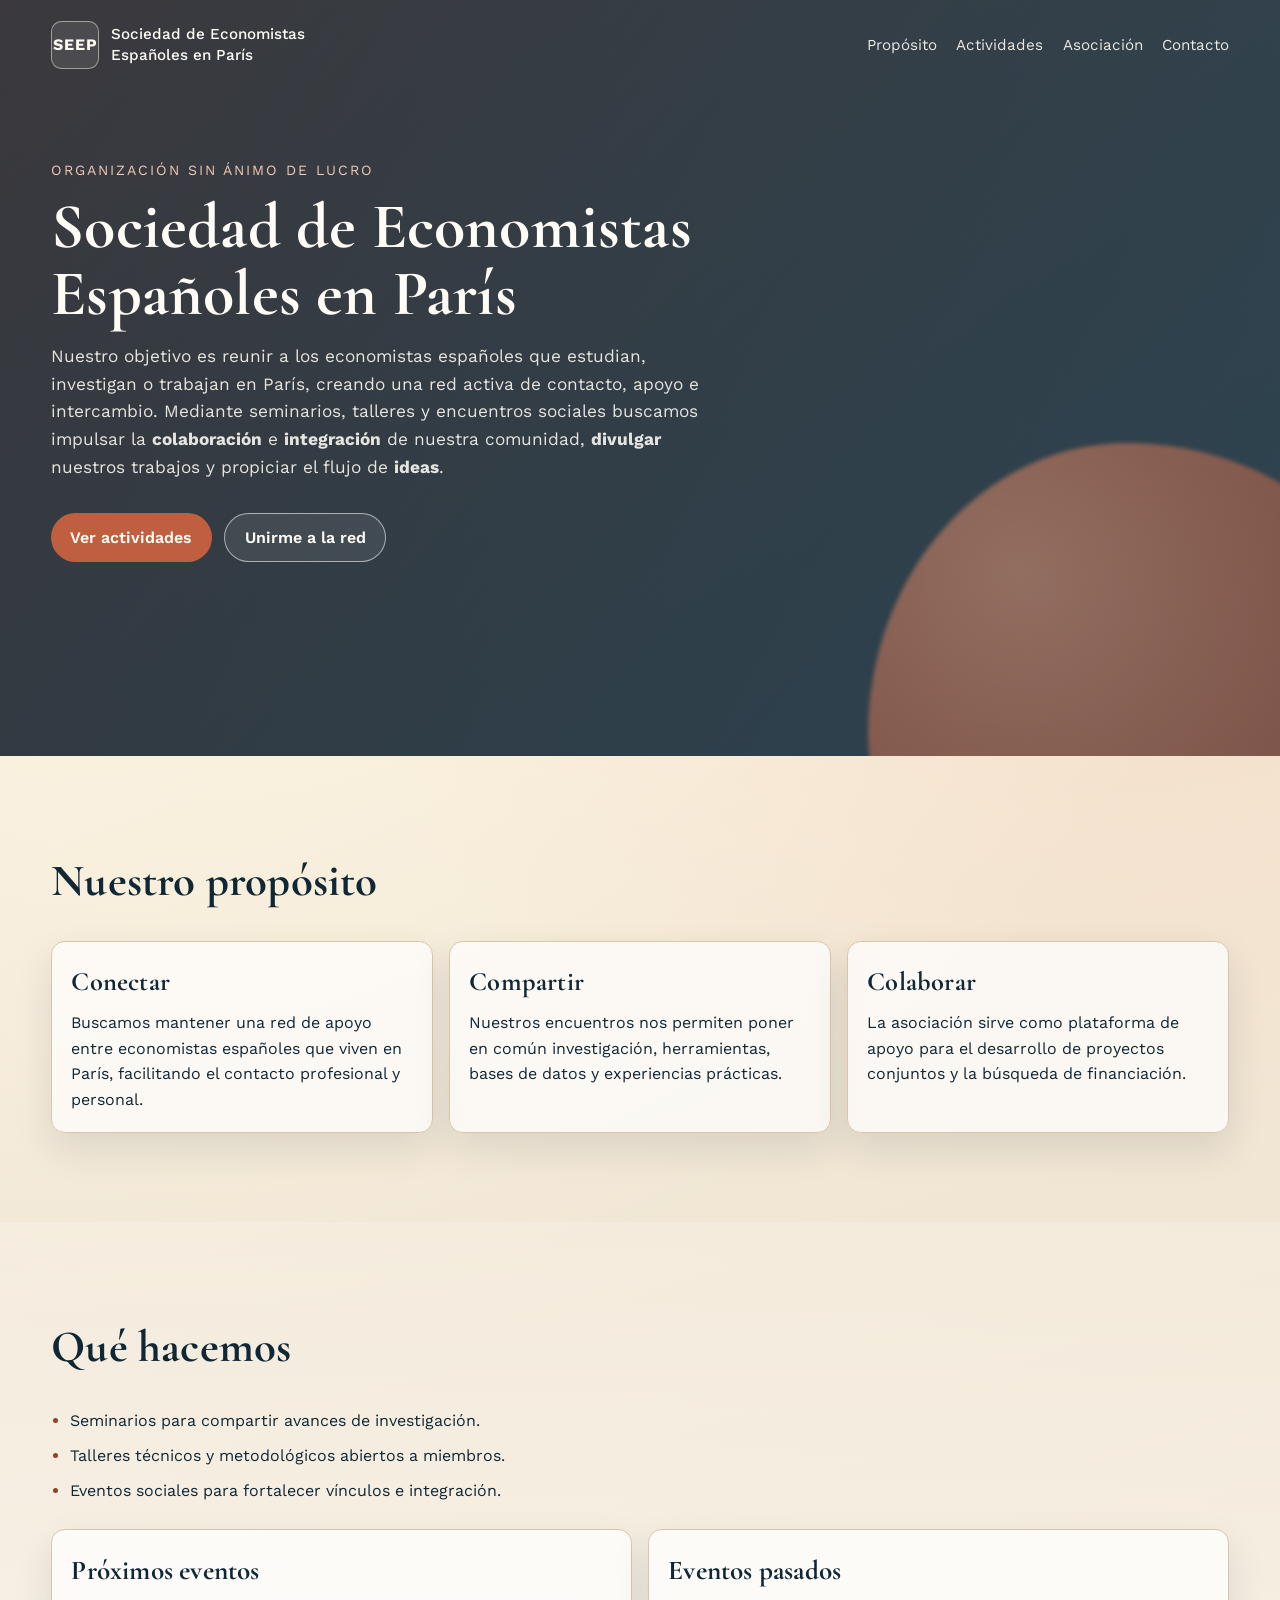
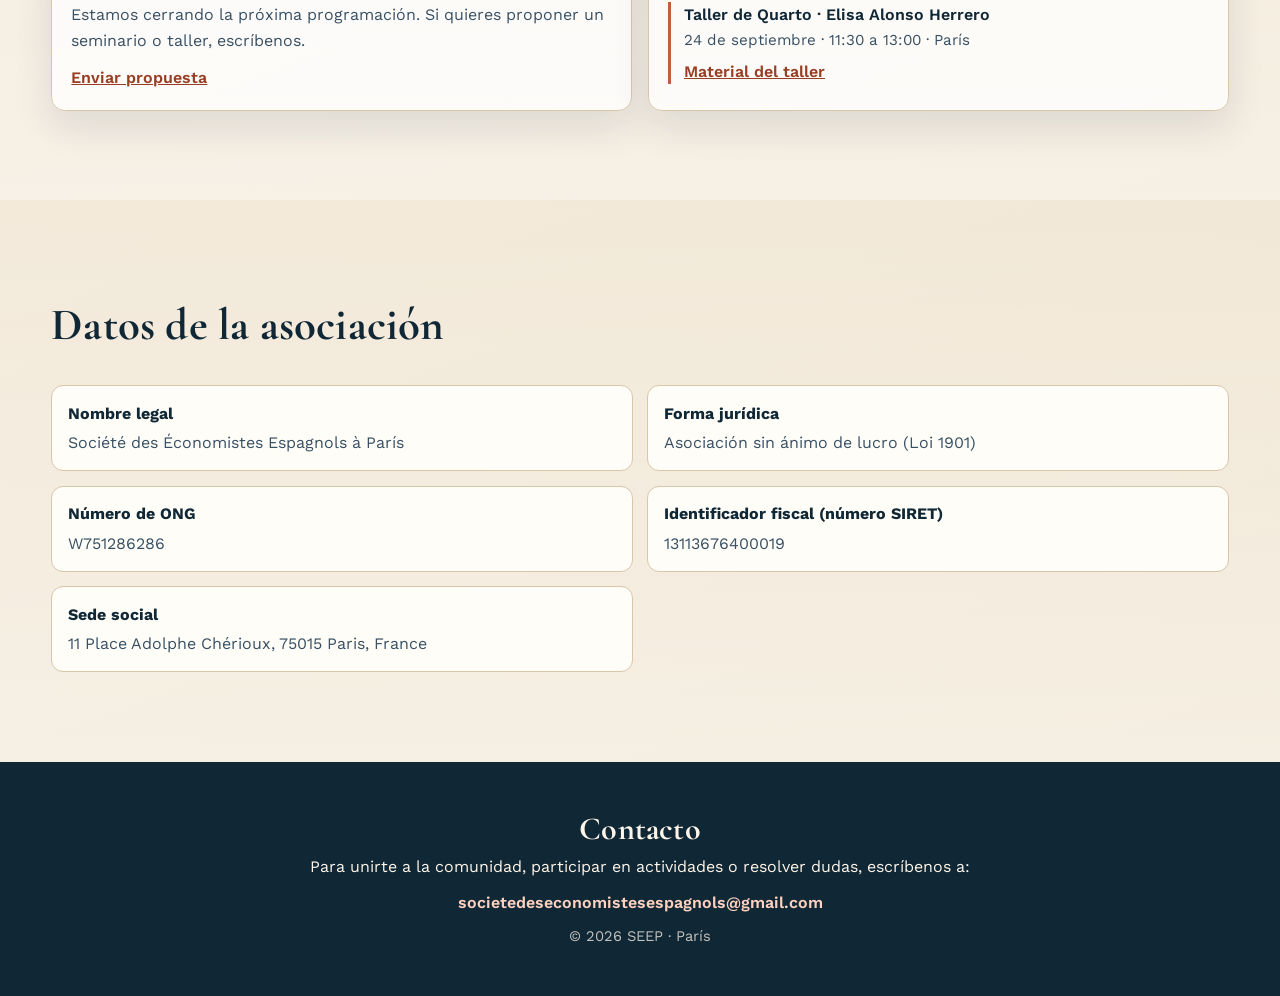
<file: index.html>
<!doctype html>
<html lang="es">
<head>
  <meta charset="UTF-8" />
  <meta name="viewport" content="width=device-width, initial-scale=1.0" />
  <title>Sociedad de Economistas Españoles en París</title>
  <meta
    name="description"
    content="Organización sin ánimo de lucro que conecta a economistas españoles en París mediante seminarios, talleres y eventos sociales."
  />
  <link rel="preconnect" href="https://fonts.googleapis.com" />
  <link rel="preconnect" href="https://fonts.gstatic.com" crossorigin />
  <link
    href="https://fonts.googleapis.com/css2?family=Cormorant+Garamond:wght@500;600;700&family=Work+Sans:wght@400;500;600;700&display=swap"
    rel="stylesheet"
  />
  <link rel="stylesheet" href="styles.css" />
</head>
<body>
  <div id="header-container"></div>

  <main>
    <div id="proposito-container"></div>
    <div id="actividades-container"></div>
    <div id="asociacion-container"></div>
  </main>

  <div id="footer-container"></div>

  <script src="script.js"></script>
</body>
</html>
</file>
<file: styles.css>
:root {
  --bg: #f7f3ea;
  --bg-alt: #efe5d1;
  --surface: #fffdf8;
  --surface-strong: #f4ecdc;
  --ink: #102736;
  --ink-soft: #385063;
  --accent: #bf5f3f;
  --accent-dark: #983f23;
  --line: #d9c5a7;
  --shadow: 0 16px 38px rgba(16, 39, 54, 0.11);
}

* {
  box-sizing: border-box;
}

html {
  scroll-behavior: smooth;
}

body {
  margin: 0;
  font-family: "Work Sans", sans-serif;
  color: var(--ink);
  background:
    radial-gradient(circle at 15% 10%, #fff4df 0, rgba(255, 244, 223, 0) 42%),
    radial-gradient(circle at 88% 12%, #f6dcc4 0, rgba(246, 220, 196, 0) 35%),
    linear-gradient(160deg, #f8f4eb 0%, #f2e8d7 40%, #ecdfc8 100%);
  line-height: 1.6;
}

h1,
h2,
h3 {
  margin: 0;
  font-family: "Cormorant Garamond", serif;
  letter-spacing: 0.2px;
}

p {
  margin: 0;
}

.hero {
  position: relative;
  overflow: hidden;
  padding: 1.3rem clamp(1rem, 4vw, 4rem) 4.5rem;
  min-height: 84vh;
  background: linear-gradient(120deg, rgba(16, 39, 54, 0.96), rgba(21, 51, 68, 0.9));
  color: #fffcf5;
}

.hero::before {
  content: "";
  position: absolute;
  inset: 0;
  background: linear-gradient(135deg, rgba(191, 95, 63, 0.2), rgba(191, 95, 63, 0));
  pointer-events: none;
}

.hero-shape {
  position: absolute;
  width: min(48vw, 540px);
  aspect-ratio: 1;
  right: -10%;
  bottom: -30%;
  border-radius: 48% 52% 31% 69% / 54% 46% 54% 46%;
  background: radial-gradient(circle at 28% 24%, #e59472, #bf5f3f 62%, #8a3720);
  opacity: 0.55;
  filter: blur(2px);
}

.topbar {
  position: relative;
  z-index: 2;
  display: flex;
  align-items: center;
  justify-content: space-between;
  gap: 1rem;
}

.brand {
  color: inherit;
  text-decoration: none;
  display: inline-flex;
  align-items: center;
  gap: 0.75rem;
}

.brand-mark {
  display: inline-grid;
  place-items: center;
  width: 3rem;
  height: 3rem;
  border: 1px solid rgba(255, 244, 223, 0.5);
  border-radius: 0.65rem;
  font-weight: 700;
  letter-spacing: 1px;
  background: rgba(255, 255, 255, 0.09);
}

.brand-text {
  max-width: 25ch;
  font-size: 0.95rem;
  font-weight: 500;
  line-height: 1.35;
}

.menu {
  list-style: none;
  margin: 0;
  padding: 0;
  display: flex;
  align-items: center;
  gap: 1.2rem;
}

.menu a {
  color: rgba(255, 252, 245, 0.9);
  text-decoration: none;
  font-size: 0.95rem;
  border-bottom: 1px solid transparent;
  transition: border-color 0.25s ease;
}

.menu a:hover,
.menu a:focus-visible {
  border-color: rgba(255, 252, 245, 0.85);
}

.menu-toggle {
  display: none;
  border: 1px solid rgba(255, 255, 255, 0.35);
  border-radius: 999px;
  background: rgba(255, 255, 255, 0.08);
  color: #fff;
  padding: 0.45rem 0.9rem;
  font: inherit;
  cursor: pointer;
}

.hero-content {
  position: relative;
  z-index: 2;
  margin-top: clamp(3rem, 10vh, 7rem);
  max-width: 48rem;
  animation: riseIn 0.9s ease-out both;
}

.eyebrow {
  font-size: 0.88rem;
  text-transform: uppercase;
  letter-spacing: 2px;
  color: #f3c8b3;
  margin-bottom: 0.8rem;
}

.hero h1 {
  font-size: clamp(2.2rem, 5vw, 4.4rem);
  line-height: 1.04;
  margin-bottom: 1rem;
}

.intro {
  color: rgba(255, 252, 245, 0.88);
  max-width: 62ch;
  font-size: 1.08rem;
}

.hero-actions {
  margin-top: 2rem;
  display: flex;
  flex-wrap: wrap;
  gap: 0.8rem;
}

.btn {
  display: inline-flex;
  align-items: center;
  justify-content: center;
  padding: 0.65rem 1.2rem;
  border-radius: 999px;
  text-decoration: none;
  font-weight: 600;
  transition: transform 0.2s ease, background 0.2s ease, color 0.2s ease;
}

.btn:hover,
.btn:focus-visible {
  transform: translateY(-2px);
}

.btn-primary {
  color: #fffcf5;
  background: var(--accent);
}

.btn-primary:hover,
.btn-primary:focus-visible {
  background: var(--accent-dark);
}

.btn-secondary {
  color: #fffcf5;
  border: 1px solid rgba(255, 255, 255, 0.56);
  background: rgba(255, 255, 255, 0.08);
}

.section {
  padding: clamp(2.5rem, 7vw, 5.8rem) clamp(1rem, 4vw, 4rem);
}

.section.alt {
  background: linear-gradient(180deg, rgba(255, 255, 255, 0.18), rgba(255, 255, 255, 0.45));
}

.section-heading {
  margin-bottom: 1.5rem;
}

.section-heading h2 {
  font-size: clamp(1.9rem, 3.5vw, 2.9rem);
}

.section-heading p {
  margin-top: 0.35rem;
  color: var(--ink-soft);
}

.card-grid {
  display: grid;
  grid-template-columns: repeat(3, minmax(0, 1fr));
  gap: 1rem;
}

.card {
  padding: 1.2rem;
  border: 1px solid var(--line);
  border-radius: 0.85rem;
  background: rgba(255, 255, 255, 0.72);
  box-shadow: var(--shadow);
}

.card h3 {
  font-size: 1.65rem;
  margin-bottom: 0.4rem;
}

.activity-layout {
  display: grid;
  grid-template-columns: 1.6fr 1fr;
  gap: 1rem;
}

.activity-list {
  margin: 0;
  padding-left: 1.2rem;
  display: grid;
  gap: 0.6rem;
}

.activity-list li::marker {
  color: var(--accent-dark);
}

.suggestion-box {
  border: 1px solid var(--line);
  border-radius: 0.85rem;
  background: var(--surface-strong);
  padding: 1.1rem;
}

.suggestion-box h3 {
  font-size: 1.5rem;
  margin-bottom: 0.35rem;
}

.events-grid {
  display: grid;
  gap: 1rem;
  grid-template-columns: repeat(2, minmax(0, 1fr));
}

.event-block {
  border: 1px solid var(--line);
  border-radius: 0.85rem;
  background: rgba(255, 255, 255, 0.78);
  padding: 1.2rem;
  box-shadow: var(--shadow);
}

.event-block h3 {
  font-size: 1.7rem;
  margin-bottom: 0.6rem;
}

.event-empty {
  color: var(--ink-soft);
}

.text-link {
  display: inline-block;
  margin-top: 0.7rem;
  color: var(--accent-dark);
  font-weight: 600;
}

.event-list {
  margin: 0;
  padding: 0;
  list-style: none;
}

.event-list li {
  display: grid;
  gap: 0.4rem;
  border-left: 3px solid var(--accent);
  padding-left: 0.8rem;
}

.event-title {
  font-weight: 600;
}

.event-meta {
  color: var(--ink-soft);
  font-size: 0.95rem;
}

.event-list a {
  color: var(--accent-dark);
  font-weight: 600;
}

.association-data {
  margin: 0;
  display: grid;
  grid-template-columns: repeat(2, minmax(0, 1fr));
  gap: 0.9rem;
}

.association-data div {
  border: 1px solid var(--line);
  border-radius: 0.75rem;
  padding: 0.9rem 1rem;
  background: var(--surface);
}

.association-data dt {
  font-weight: 700;
}

.association-data dd {
  margin: 0.25rem 0 0;
  color: var(--ink-soft);
}

.footer {
  padding: 2.6rem 1rem 3rem;
  text-align: center;
  background: #102736;
  color: #fff6e9;
}

.footer h2 {
  font-size: 2rem;
}

.footer p + p {
  margin-top: 0.6rem;
}

.footer a {
  color: #ffd2bf;
  font-weight: 600;
  text-decoration: none;
}

.footer a:hover,
.footer a:focus-visible {
  text-decoration: underline;
}

.copyright {
  margin-top: 1.2rem;
  color: rgba(255, 246, 233, 0.74);
  font-size: 0.92rem;
}

.reveal {
  opacity: 0;
  transform: translateY(18px);
  transition: opacity 0.6s ease, transform 0.6s ease;
}

.reveal.visible {
  opacity: 1;
  transform: translateY(0);
}

@keyframes riseIn {
  from {
    opacity: 0;
    transform: translateY(26px);
  }

  to {
    opacity: 1;
    transform: translateY(0);
  }
}

@media (max-width: 980px) {
  .card-grid,
  .activity-layout,
  .events-grid,
  .association-data {
    grid-template-columns: 1fr;
  }

  .hero {
    min-height: 72vh;
  }
}

@media (max-width: 760px) {
  .menu-toggle {
    display: inline-flex;
  }

  .menu {
    position: absolute;
    right: 0;
    top: calc(100% + 0.6rem);
    width: min(18rem, 88vw);
    flex-direction: column;
    align-items: flex-start;
    gap: 0.65rem;
    background: rgba(16, 39, 54, 0.98);
    border: 1px solid rgba(255, 255, 255, 0.15);
    border-radius: 0.75rem;
    padding: 0.85rem;
    box-shadow: var(--shadow);
    opacity: 0;
    visibility: hidden;
    transform: translateY(-8px);
    transition: opacity 0.25s ease, transform 0.25s ease, visibility 0.25s ease;
  }

  .menu.open {
    opacity: 1;
    visibility: visible;
    transform: translateY(0);
  }

  .brand-text {
    max-width: 19ch;
    font-size: 0.9rem;
  }
}

@media (prefers-reduced-motion: reduce) {
  *,
  *::before,
  *::after {
    animation-duration: 0.001ms !important;
    animation-iteration-count: 1 !important;
    transition-duration: 0.001ms !important;
    scroll-behavior: auto !important;
  }
}
</file>
